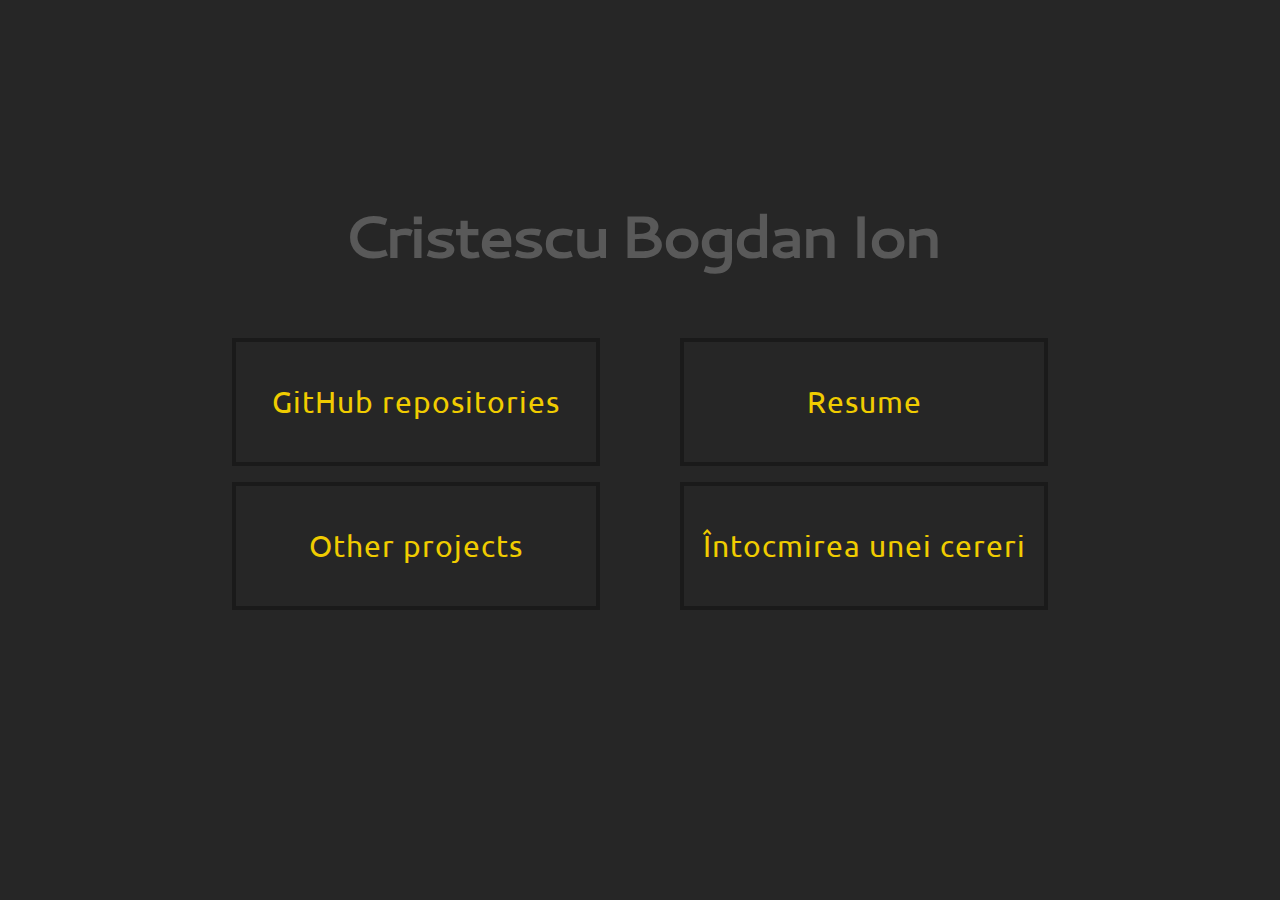
<file: index.html>
<!DOCTYPE html>

<html>
	<head>
		<meta charset="UTF-8">
		<link rel="stylesheet" href="index.css">
		<title>Cristescu Bogdan Ion</title>
	</head>
	
	<body>
		<div id="box">
			<div class="line">
			</div>
			<header class="line">
				Cristescu Bogdan Ion
			</header>
			<div class="line">
				<a href="http://github.com/DJakarta" class="cell">
					GitHub repositories
				</a>
				<a href="cv.html" class="cell">
					Resume
				</a>
			</div>
			<div class="line">
				<a href="http://github.com/DJakarta" class="cell">
					Other projects
				</a>
				<!-- <a href="discroma/index.html" class="cell">
					Ishihara
				</a> -->
				<a href="Materiale.zip" class="cell">
					Întocmirea unei cereri
				</a>
			</div>
			<div class="line">
			</div>
			<div class="line">
			</div>
		</div>
	</body>
</html>
</file>
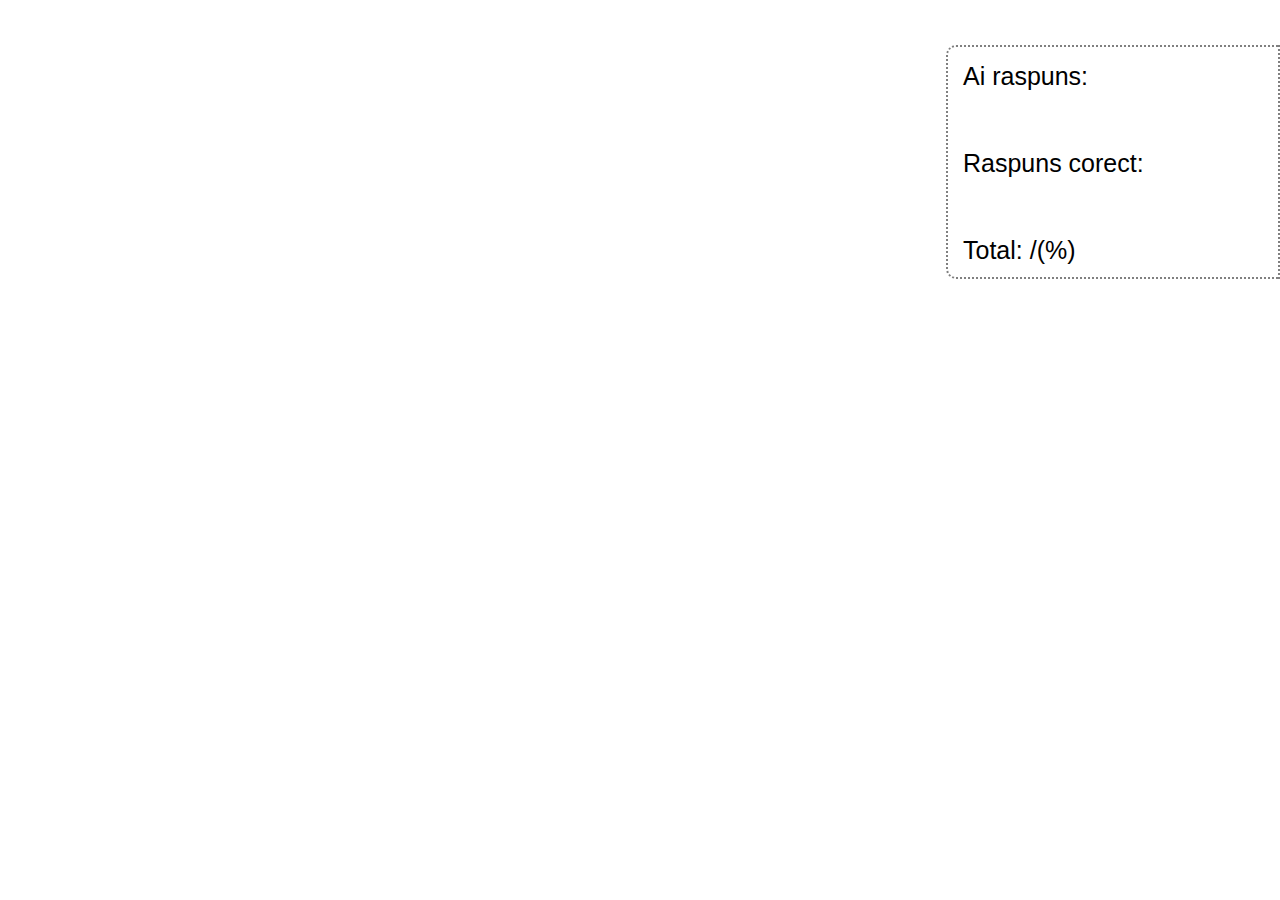
<file: discroma/index.html>
<!DOCTYPE HTML>

<html xmlns="http://www.w3.org/1999/xhtml">
	<head>
		<meta charset="UTF-8" />
		<title>Tests</title>
		<link rel="stylesheet" href="styles/index.css" />
		<script type="text/javascript" src="scripts/kLib.js"></script>
	</head>
	
	<body>
		<div id="main">
			<img src="imgs/test.jpg" id="image" />
			<br />
			<br />
			<br />
			<input type="button" value="Alta plansa" id="button" />
			<input type="text" value="" id="input" />
			<input type="button" value="Arata rezultat" id="show" />
		</div>
		<div id="answer">
			Ai raspuns:
			<br />
			<span id="userAnswer"></span>
			<br />
			<br />
			Raspuns corect:
			<br />
			<span id="rightAnswer"></span>
			<br />
			<br />
			Total:
			<span id="noGood"></span>/<span id="noTotal"></span>(<span id="noPercent"></span>%)
		</div>
		<script type="text/javascript" src="scripts/index.js"></script>
	</body>
</html>
</file>
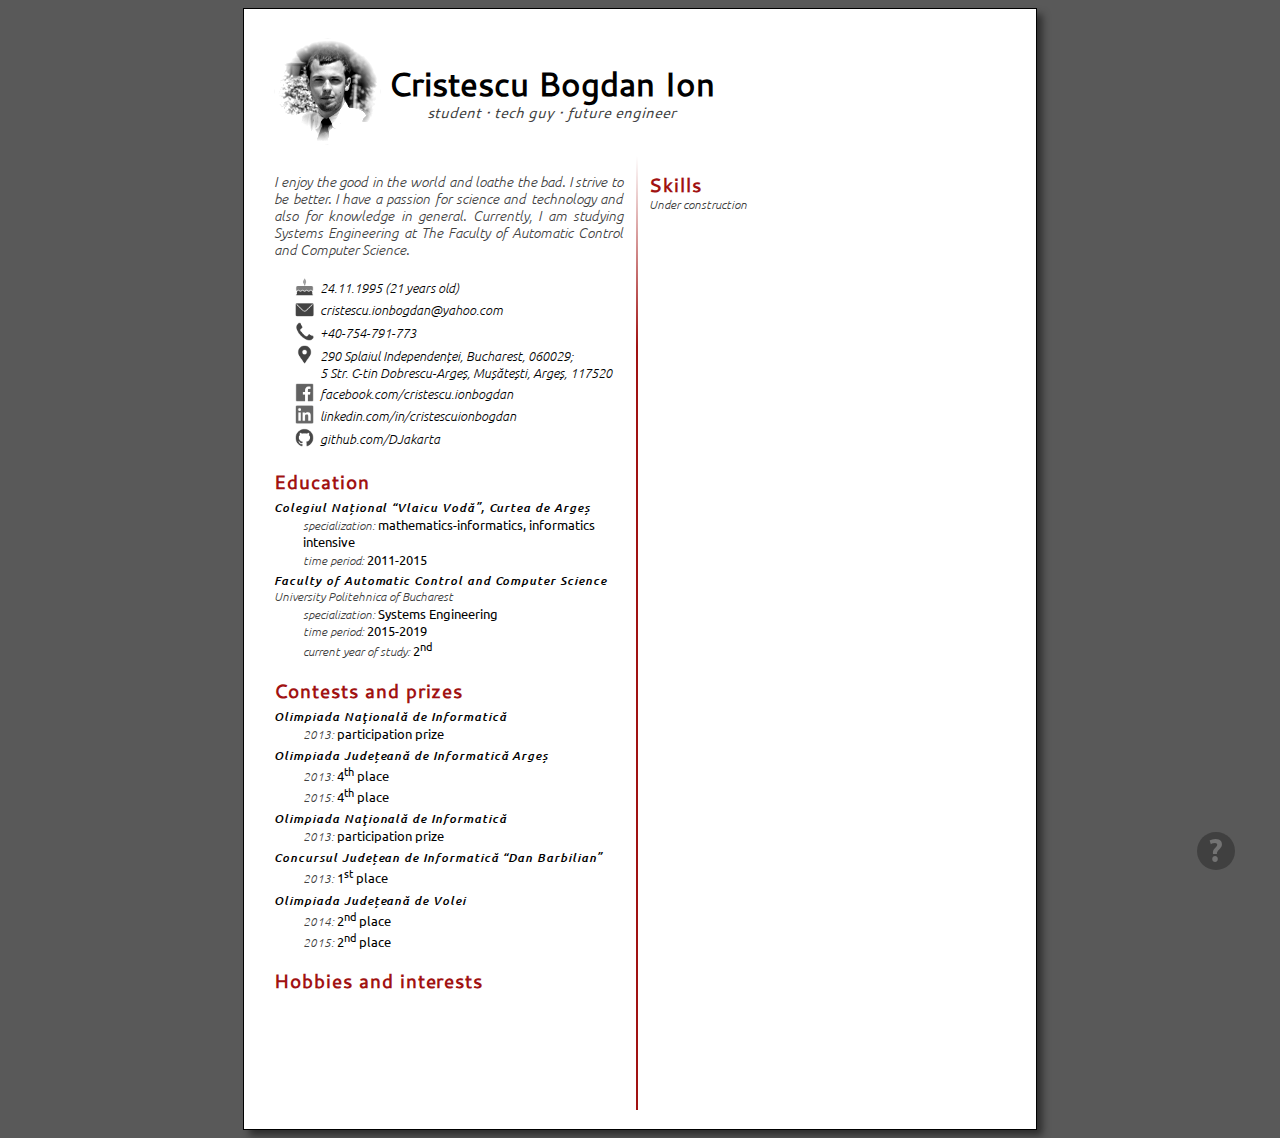
<file: cv.html>
﻿<!DOCTYPE html>

<html>
	<head>
		<meta charset="UTF-8">
		<link rel="stylesheet" href="cv.css">
		<title>Cristescu Bogdan Ion - CV</title>
	</head>
	
	<body>
		<main>
			<div id="pad">	
				<section>
					<header>
						<img id="image" />
						<div id="general">
							<h1>
								Cristescu Bogdan Ion
							</h1>
							<div id="description">
								student • tech guy • future engineer
							</div>
						</div>
					</header>
				</section>
				<section id="body">
					<section id="left-column">
						<div id="info" class="part">
							I enjoy the good in the world and loathe the bad. I strive to be better. I have a passion for science and technology and also for knowledge in general. Currently, I am studying Systems Engineering at The Faculty of Automatic Control and Computer Science.
						</div>
						<div id="links" class="part">
							<div class="contact contain">
								<div id="bdicon" class="icon">
								</div>
								<div class="lnk">
									24.11.1995 (21 years old)
								</div>
							</div>
							<div class="contact contain">
								<div id="emicon" class="icon">
								</div>
								<div class="lnk">
									cristescu.ionbogdan@yahoo.com
								</div>
							</div>
							<div class="contact contain">
								<div id="telicon" class="icon">
								</div>
								<div class="lnk">
									+40-754-791-773
								</div>
							</div>
							<div class="contact contain">
								<div id="adricon" class="icon">
								</div>
								<div class="lnk">
									290 Splaiul Independenței, Bucharest, 060029;<br />5 Str. C-tin Dobrescu-Argeș, Mușătești, Argeș, 117520
								</div>
							</div>
							<div class="contact">
								<a href="http://facebook.com/cristescu.ionbogdan" class="contain">								
									<div id="fbicon" class="icon">
									</div>
									<div class="lnk">
										facebook.com/cristescu.ionbogdan
									</div>
								</a>
							</div>
							<div class="contact">
								<a href="http://linkedin.com/in/cristescuionbogdan" class="contain">
									<div id="liicon" class="icon">
									</div>
									<div class="lnk">
										linkedin.com/in/cristescuionbogdan
									</div>
								</a>
							</div>
							<div class="contact">
								<a href="http://github.com/DJakarta" class="contain">
									<div id="giticon" class="icon">
									</div>
									<div class="lnk">
										github.com/DJakarta
									</div>
								</a>
							</div>
						</div>
						<div class="part">
							<h2>
								Education
							</h2>
							<h3>
								Colegiul Național “Vlaicu Vodă”, Curtea de Argeș
							</h3>
							<div class="sub">
								<span class="field">specialization:</span> mathematics-informatics, informatics intensive
							</div>
							<div class="sub">
								<span class="field">time period:</span> 2011-2015
							</div>
							<h3>
								Faculty of Automatic Control and Computer Science
							</h3>
							<div class="subtitle">
								<span class="field">University Politehnica of Bucharest</span>
							</div>
							<div class="sub">
								<span class="field">specialization:</span> Systems Engineering
							</div>
							<div class="sub">
								<span class="field">time period:</span> 2015-2019
							</div>
							<div class="sub">
								<span class="field">current year of study:</span> 2<sup>nd</sup>
							</div>
						</div>
						<div class="part">
							<h2>
								Contests and prizes
							</h2>
							<h3>
								Olimpiada Naţională de Informatică
							</h3>
							<div class="sub">
								<span class="field">2013:</span> participation prize
							</div>
							<h3>
								Olimpiada Județeană de Informatică Argeș
							</h3>
							<div class="sub">
								<span class="field">2013:</span> 4<sup>th</sup> place
							</div>
							<div class="sub">
								<span class="field">2015:</span> 4<sup>th</sup> place
							</div>
							<h3>
								Olimpiada Naţională de Informatică
							</h3>
							<div class="sub">
								<span class="field">2013:</span> participation prize
							</div>
							<h3>
								Concursul Județean de Informatică “Dan Barbilian”
							</h3>
							<div class="sub">
								<span class="field">2013:</span> 1<sup>st</sup> place
							</div>
							<h3>
								Olimpiada Județeană de Volei
							</h3>
							<div class="sub">
								<span class="field">2014:</span> 2<sup>nd</sup> place
							</div>
							<div class="sub">
								<span class="field">2015:</span> 2<sup>nd</sup> place
							</div>
						</div>
						<div class="part">
							<h2>
								Hobbies and interests
							</h2>
						</div>
					</section>
					<div id="rule">
					</div>
					<section id="right-column">
						<div class="part">
							<h2>
								Skills
							</h2>
							<div class="subtitle">
								<span class="field">Under construction</span>
							</div>
						</div>
					</section>
				</section>
			</div>
		</main>
		<div id="fixed">
			?
			<div id="help">
				This is a tech demo. The page is built entirely in CSS3 and HTML5, with no scripts or modified images.<br /><br />
				Despite my best efforts, there is no guarantee that the layout is correct on every system in every browser. If the page does not display properly, you can always take a look at the
				<a href="pdf" id="pdf">printable PDF version.</a>
				<div id="triangle">
				</div>
			</div>
			<div id="backplate">
			</div>
		</div>
	</body>
</html>
</file>
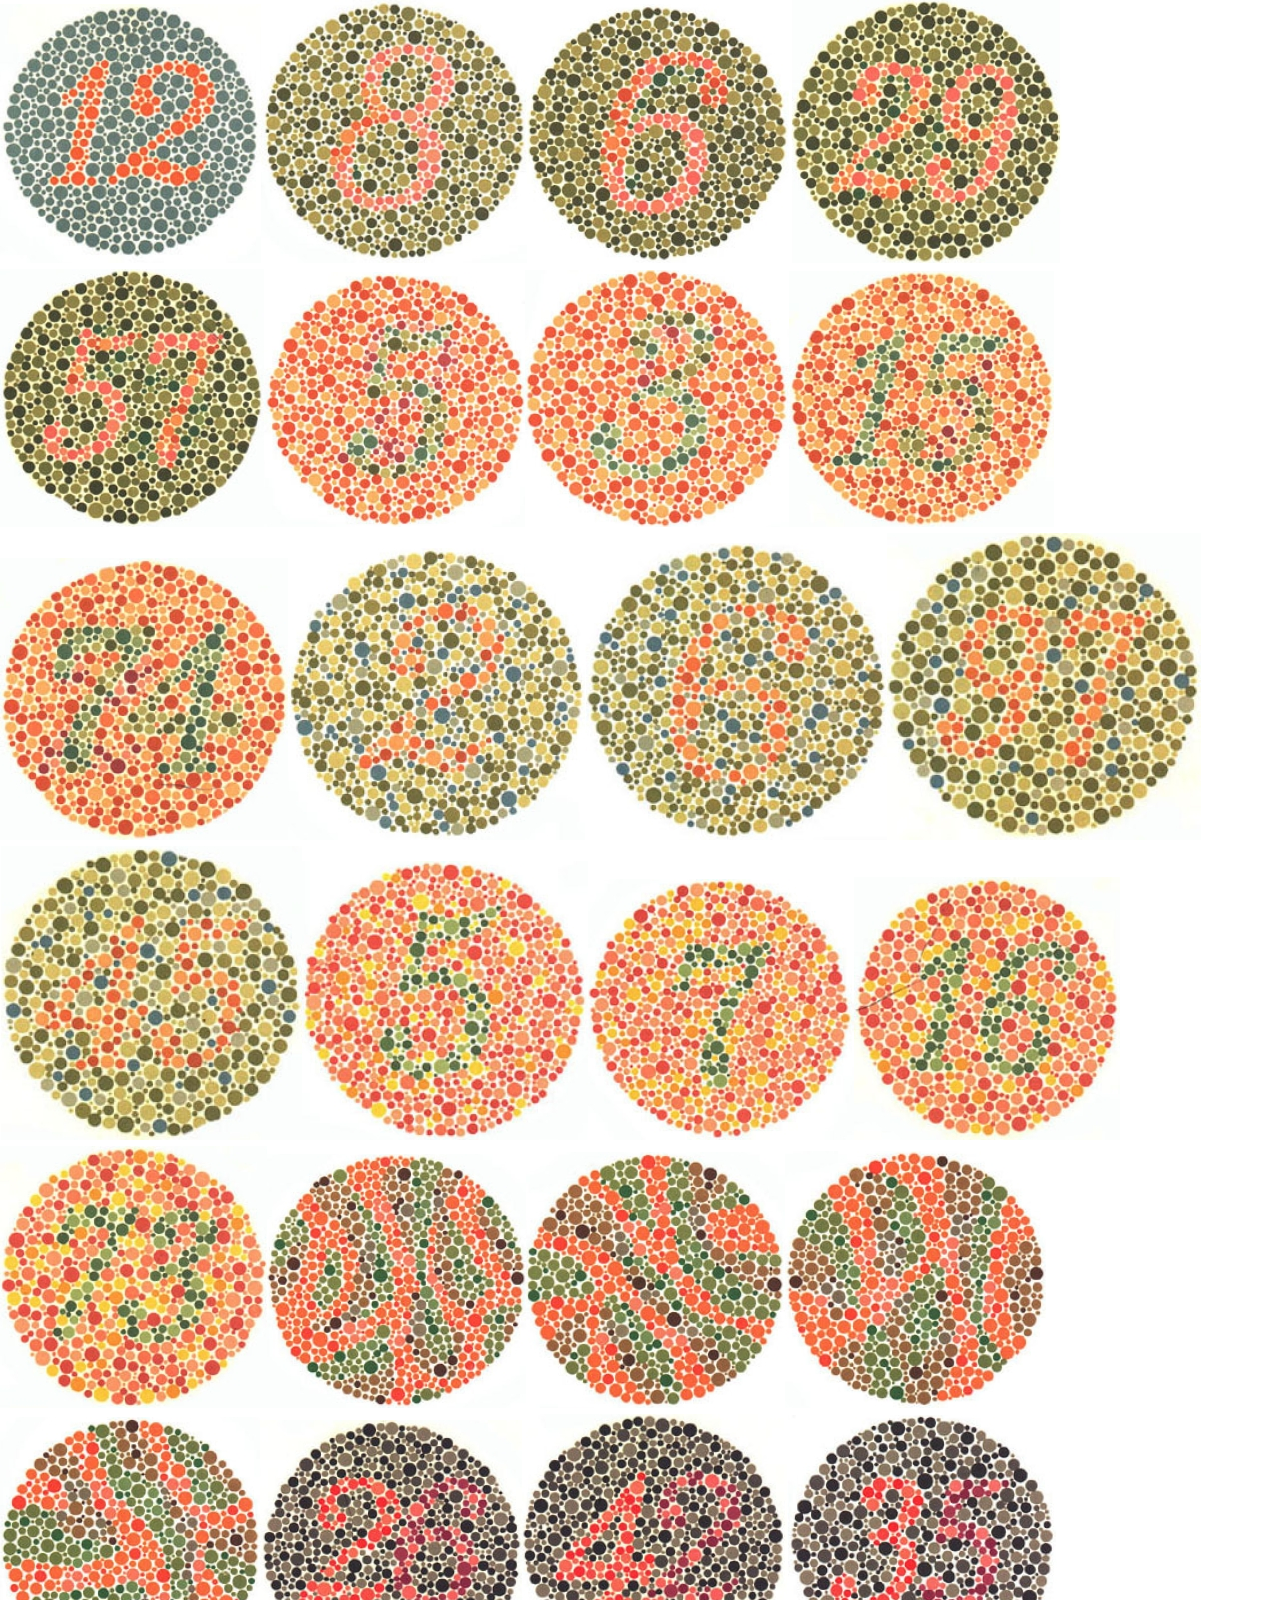
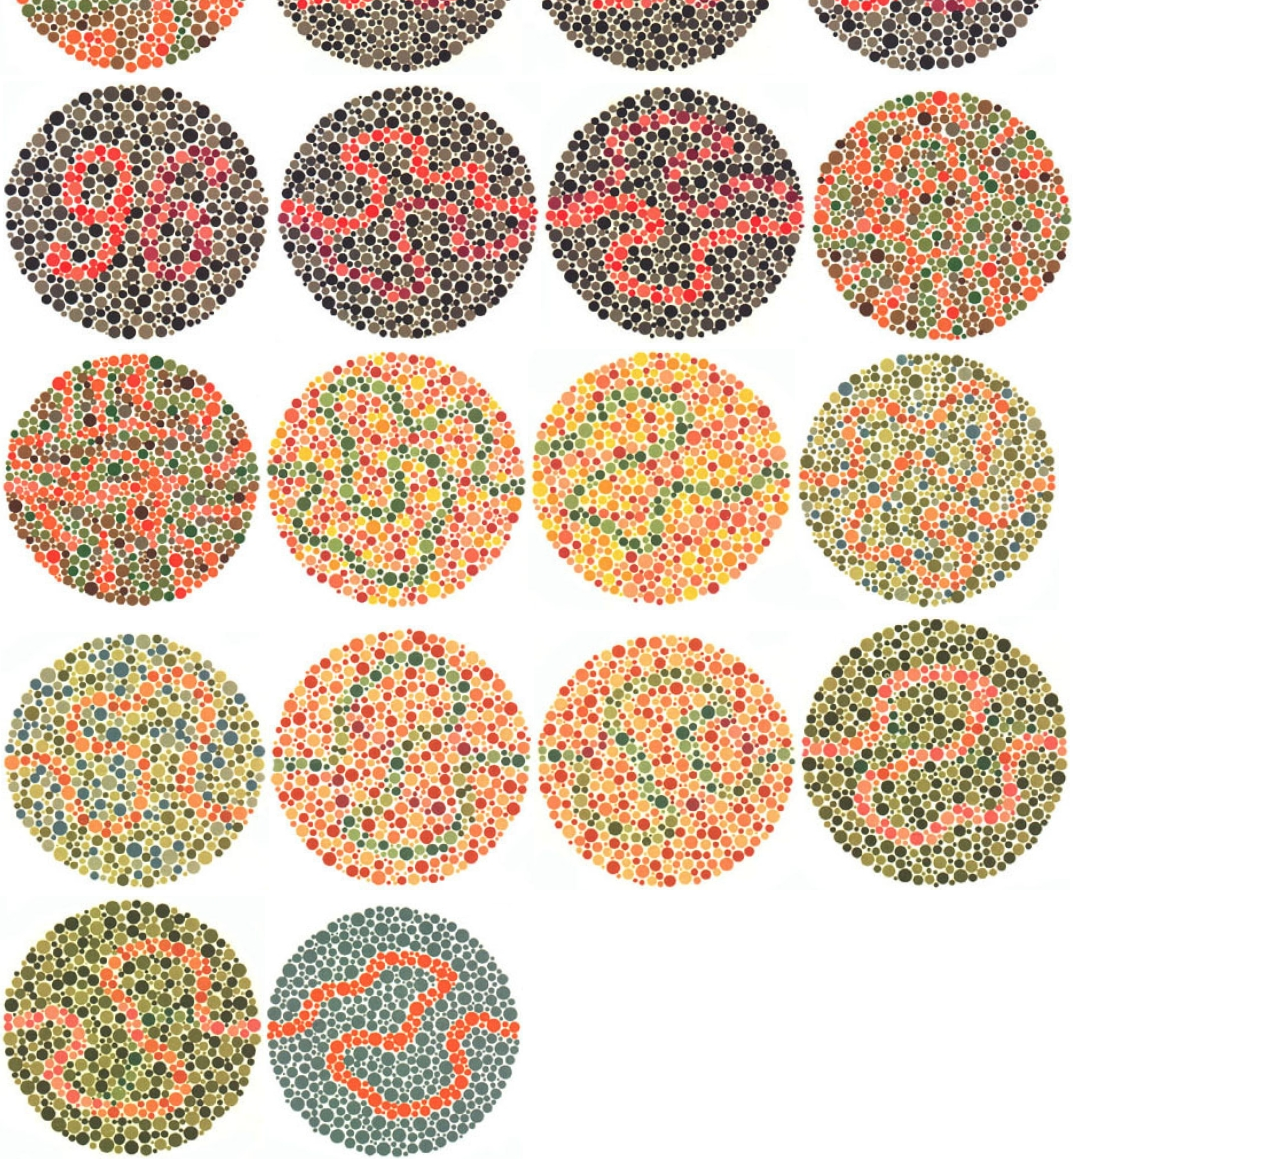
<file: discroma/index2.html>
<!DOCTYPE HTML>

<html xmlns="http://www.w3.org/1999/xhtml">
	<head>
		<meta charset="UTF-8" />
		<title>Tests</title>
		<link rel="stylesheet" href="styles/index2.css" />
		<script type="text/javascript" src="scripts/kLib.js"></script>
	</head>
	
	<body>
		<script type="text/javascript" src="scripts/index2.js"></script>
	</body>
</html>
</file>
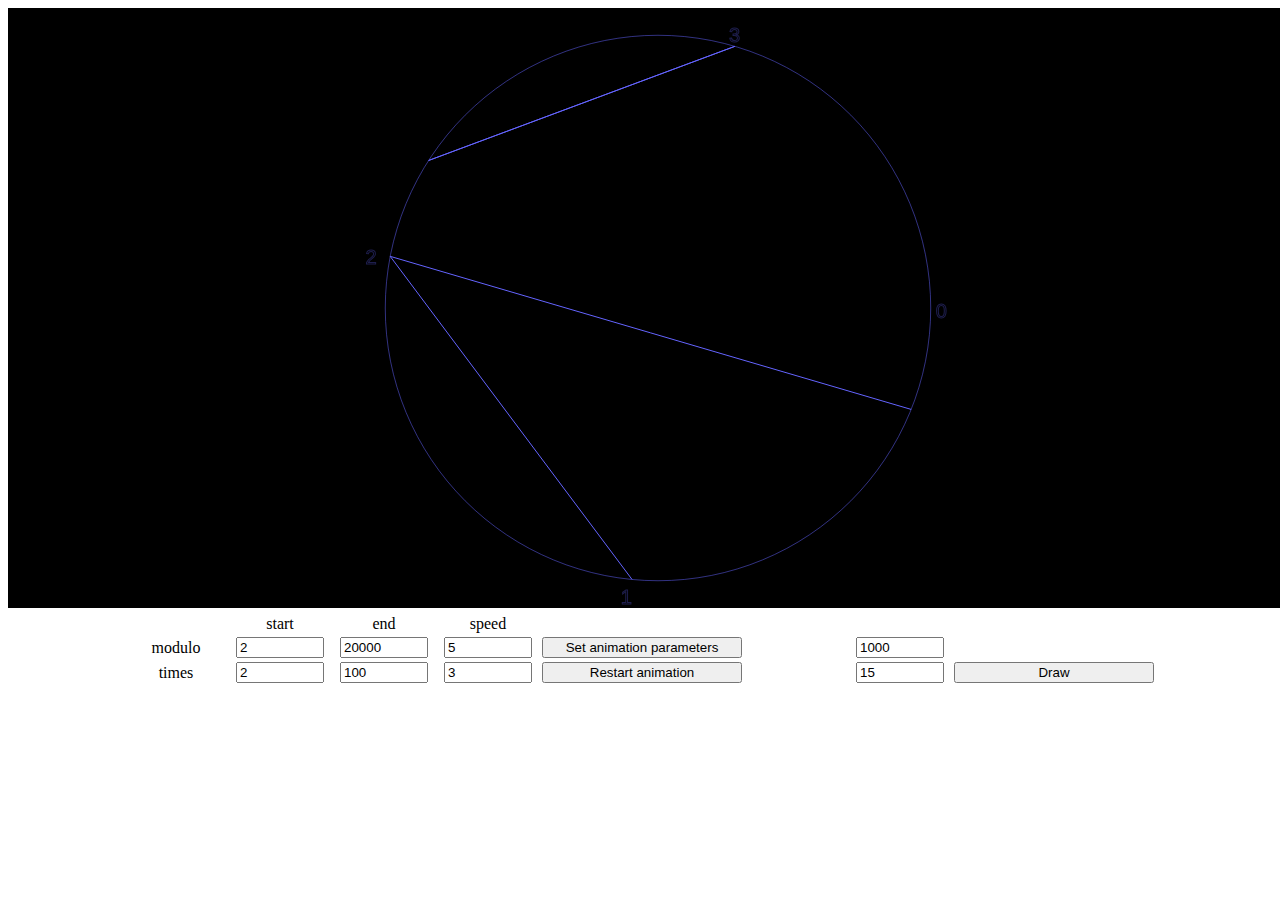
<file: tt/main.html>
<!DOCTYPE html>
<html>
	<head>
		<title>Times table</title>
		<link rel="stylesheet" type="text/css" href="main.css">
	</head>

	<body>
		<canvas id="canvas" height="600" width="1300"></canvas>
		<table>
			<tr>
				<td>
				</td>
				<td>
					start
				</td>
				<td>
					end
				</td>
				<td>
					speed
				</td>
			</tr>
			<tr>
				<td>
					modulo
				</td>
				<td>
					<input type="number" value="2" id="modStart" />
				</td>
				<td>
					<input type="number" value="20000" id="modEnd" />
				</td>
				<td>
					<input type="number" value="5" id="modSpeed" />
				</td>
				<td>
					<input type="button" value="Set animation parameters" onclick="getAnimationParameters()" />
				</td>
				<td>
				
				</td>
				<td>
					<input type="number" value="1000" id="modulo" />
				</td>
			</tr>
			<tr>
				<td>
					times
				</td>
				<td>
					<input type="number" value="2" id="timesStart" />
				</td>
				<td>
					<input type="number" value="100" id="timesEnd" />
				</td>
				<td>
					<input type="number" value="3" id="timesSpeed" />
				</td>
				<td>
					<input type="button" value="Restart animation" onclick="restartAnimation()" />
				</td>
				<td>
				
				</td>
				<td>
					<input type="number" value="15" id="times" />
				</td>
				<td>
					<input type="button" value="Draw" onclick="getAndDraw()" />
				</td>
			</tr>
		</table>
		<script type="text/javascript" src="main.js"></script>
	</body>
</html>
</file>
<file: index.css>
@font-face {
	font-family: CantarellRegular;
	src: url(Cantarell-Regular.ttf);
}
@font-face {
	font-family: CantarellBold;
	src: url(Cantarell-Bold.ttf);
}
@font-face {
	font-family: UbuntuRegular;
	src: url(Ubuntu-Regular.ttf);
}
@font-face {
	font-family: UbuntuBold;
	src: url(Ubuntu-B-hinting.ttf);
}

html, body {
	width: 100%;
	height: 100%;
	min-height: 600px;
	margin: 0px;
	padding: 0px;
	
	background-color: hsl(0, 0%, 15%);
	-webkit-user-select: none;
	-moz-user-select: none;
	-ms-user-select: none;
	user-select: none;
}

#box {
	width: 100%;
	height: 100%;
	display: flex;
	
	justify-content: space-around;
	align-items: center;
	
	flex-direction: column;
	
	color: hsl(51, 100%, 47%);
}

.line {
	min-width: 768px;
	width: 70%;
	max-width: 1366px;
	height: 120px;
	min-height: 110px;
	
	display: flex;
	justify-content: space-around;
}

.cell {
	width: 360px;
	height: 100%;
	margin: 0px;
	
	text-align: center;
	line-height: 120px;
	
	font-size: 30px;
	letter-spacing: 1px;
	font-family: UbuntuRegular;
	
	border: 4px solid hsl(0, 0%, 10%);
	
	cursor: pointer;
}

.cell:hover {
	background-color: hsl(0, 0%, 10%);
}

header.line {
	height: 160px;
	text-align: center;
	line-height: 160px;
	
	font-size: 60px;
	font-family: CantarellBold;
	letter-spacing: -4px;
	
	color: hsl(0, 0%, 35%);
	cursor: default;
}

:active, :visited, :link, :hover {
	color: inherit;
	text-decoration: none;
}
</file>
<file: discroma/styles/index.css>
* {
font-family: Arial;
font-size: 25px;
}

body, html {
width: 100%;
height: 100%;
margin: 0px;
padding: 0px;
}

body {
display: table;
}

#main {
text-align: center;
display: table-cell;
vertical-align: middle;
}

#button {
width: 300px;
}

#input, #show {
display: none;
}

#answer {
position: absolute;
top: 5%;
right: 0px;
padding: 15px;
border: 2px dotted grey;
width: 300px;
height: 200px;
border-top-left-radius: 10px;
border-bottom-left-radius: 10px;
}

#answer:hover {
background-color: #cccccc;
border: 2px solid #cccccc;
}

.right {
background-color: #aaffaa;
}

.wrong {
background-color: #ffaaaa;
}
</file>
<file: cv.css>
﻿/* to do:
- font embedding
- field span padding left with icons
*/

@font-face {
	font-family: CantarellRegular;
	src: url(Cantarell-Regular.ttf);
}
@font-face {
	font-family: CantarellBold;
	src: url(Cantarell-Bold.ttf);
}
@font-face {
	font-family: CantarellOblique;
	src: url(Cantarell-Oblique.ttf);
}
@font-face {
	font-family: UbuntuRegular;
	src: url(Ubuntu-Regular.ttf);
}
@font-face {
	font-family: UbuntuBold;
	src: url(Ubuntu-B-hinting.ttf);
}
@font-face {
	font-family: UbuntuLight;
	src: url(Ubuntu-L-hinting.ttf);
}
@font-face {
	font-family: UbuntuItalic;
	src: url(Ubuntu-Italic.ttf);
}
@font-face {
	font-family: UbuntuLightItalic;
	src: url(Ubuntu-LightItalic.ttf);
}
@font-face {
	font-family: UbuntuMediumItalic;
	src: url(Ubuntu-MI-hinting.ttf);
}

* {
	margin: 0px;
	padding: 0px;
	box-sizing: border-box;
}

body {
	padding: 2mm;
	min-width: 240mm;
	min-height: 300mm;
	width: auto;
	height: auto;
	background-color: hsl(0, 0%, 35%);
}

#fixed {
	display: block;
	width: 10mm;
	height: 10mm;
	position: fixed;
	bottom: 8mm;
	right: 12mm;
	
	font-family: UbuntuBold;
	font-size: 8mm;
	
	text-align: center;
	line-height: 10mm;
	color: hsl(0, 0%, 45%);
	
	background-color: hsl(0, 0%, 25%);
	border-radius: 50%;
	cursor: default;
	
	-webkit-user-select: none;
	-moz-user-select: none;
	-ms-user-select: none;
	user-select: none;
}

#fixed:hover {
	color: hsl(0, 0%, 65%);
	
	background-color: hsl(0, 0%, 15%);
}

#help {
	visibility: hidden;
	display: block;
	width: 60mm;
	height: auto;
	min-height: 17mm;
	position: fixed;
	bottom: 5mm;
	right: 15mm;
	margin-right: 10mm;
	padding: 3mm;
	padding-bottom: 3mm;
	padding-top: 2mm;
	
	font-family: UbuntuLight;
	font-size: 3.5mm;
	
	text-align: justify;
	line-height: 120%;
	
	background-color: hsl(0, 0%, 15%);
	border-radius: 3mm;
}

#backplate {
	position: fixed;
	bottom: 5mm;
	right: 10mm;
	width: 17mm;
	height: 40mm;
	visibility: hidden;
	
	background: transparent;
}

#fixed:hover #backplate {
	visibility: visible;
}

#pdf {
	display: block;
	padding: 0mm;
	padding-top: 1.2mm;
	font-size: 4.5mm;
	font-family: UbuntuRegular;
	
	text-align: center;
	line-height: 100%;
	color: hsl(0, 0%, 80%);
}

#triangle {
	display: block;
	position: fixed;
	bottom: 10mm;
	right: 19mm;
	
	border-top: 3mm solid hsla(0, 0%, 15%, 0.01);
	border-bottom: 3mm solid hsla(0, 0%, 15%, 0.01);
	border-left: 2mm solid hsl(0, 0%, 15%);
	border-right: 4mm solid hsla(0, 0%, 15%, 0.01);
}

#fixed:hover #help {
	visibility: visible;
}

main {
	width: 210mm;
	height: 297mm;
	margin: auto;
	padding: 5mm;
	
	border-style: solid;
	border-width: 0.3mm;
	border-color: rgb(0, 0, 0);
	
	box-shadow: 1.5mm 1.5mm 2mm 0mm rgba(0, 0, 0, 0.5);
	
	background-color: hsl(0, 0%, 100%);
	
	font-family: UbuntuRegular;
}

#pad {
	height: 100%;
	display: flex;
	flex-direction: column;
	fl
	box-sizing: content-box;
}

#pad > * {
	padding: 2mm;
	padding-top: 0mm;
	padding-bottom: 0mm;
}

h1 {
	font-size: 8.6mm;
	font-family: CantarellRegular;
	letter-spacing: 0mm;
}

header:hover h1 {
	color: hsla(0, 80%, 35%, 1);
}

_:-moz-tree-row(hover), h1 {
    letter-spacing: -0.5mm;
}

#image {
	width: 30mm;
	height: 30mm;
	
	display: inline-block;
	vertical-align: middle;
	margin: 2mm;
	margin-left: 0mm;
	
	background-image: radial-gradient(hsla(0, 0%, 100%, 0) 40%, white 72%), url('cv.jpg');
	background-size: 30mm 30mm, 30mm 30mm;
	background-position: 0mm 0mm, 0.5mm 0.5mm;
	background-clip: border-box;
	background-origin: border-box;
	
	border-radius: 50%;
	border: 1mm solid white;
	
	filter: grayscale(100%) contrast(150%) brightness(110%);
	
	cursor: pointer;
}

header:hover #image {
	background-image: url('cv.jpg');
	background-size: 30mm 30mm;
	background-position: 0.5mm 0.5mm;
	filter: grayscale(30%) contrast(130%) brightness(120%);
}

#general {
	width: auto;
	display: inline-block;
	vertical-align: middle;
	margin-left: -2mm;
	text-align: center;
}

#description {
	margin-top: -1.5mm;
	font-family: CantarellOblique;
	font-size: 4mm;
	color: hsla(0, 0%, 25%, 1);
}

#body {
	flex-grow: 1;
	display: flex;
}

#left-column {
	width: 49.5%;
	display: inline-block;
	vertical-align: top;
}

#right-column {
	width: 40%;
	padding-left: 3mm;
	display: inline-block;
	vertical-align: top;
}

#rule {
	width: 0.4mm;
	box-sizing: content-box;
	
	padding: 0mm;
	
	align-items: stretch;
	
	display: inline-block;
	vertical-align: middle;
	background: linear-gradient(hsla(0, 0%, 100%, 0) 0%, hsla(0, 80%, 35%, 1) 20%);
	
	-webkit-user-select: none;
	-moz-user-select: none;
	-ms-user-select: none;
	user-select: none;
}

section {
	box-sizing: border-box;
	padding: 1mm;
	padding-right: 2mm;
}

.part {
	padding: 1.5mm;
	padding-top: 3.5mm;
	padding-left: 0mm;
}

.part * {
	padding: 1.5mm;
	padding-left: 0mm;
	padding-right: 0mm;
	line-height: 130%;
}

#info {
	font-family: UbuntuLightItalic;
	font-size: 3.7mm;
	
	text-align: justify;
	
	color: hsla(0, 0%, 25%, 1);
}

.contact {
	font-family: UbuntuLightItalic;
	font-size: 3.5mm;
	padding: 0.5mm;
	
	color: hsla(0, 0%, 0%, 1);
}

.contain {
	display: flex;
}

.icon {
	width: 5mm;
	height: 5mm;
	position: relative;
	top: -0.5mm;
	margin: 0mm;
	margin-left: 5mm;
	margin-right: 1.5mm;
	padding: 0mm;
	display: inline-block;
	
	background-size: 5mm 5mm;
	background-repeat: no-repeat;
	
	filter: grayscale(100%);
}

.lnk {
	display: inline-block;
	margin: 0mm;
	padding: 0mm;
	width: auto;
}

#bdicon {
	background-image: url('icons-07.png');
}

#emicon {
	background-image: url('icons-06.png');
}

#telicon {
	background-image: url('icons-05.png');
}

#adricon {
	background-image: url('icons-04.png');
}

#fbicon {
	background-image: url('icons-01.png');
}

#liicon {
	background-image: url('icons-02.png');
}

#giticon {
	background-image: url('icons-03.png');
}

.contact a {
	margin: 0mm;
	padding: 0mm;
	text-decoration: none;
	color: inherit;
}

.contact a:hover {
	color: hsla(0, 80%, 50%, 1);
	font-weight: bold;
}

.contain:hover .icon {
	filter: none;
}

_:-moz-tree-row(hover), .contact a:hover {
    letter-spacing: -0.28mm;
}

.part h2 {
	padding-top: 0mm;
	padding-bottom: 0mm;
	font-size: 5mm;
	font-family: CantarellRegular;
	letter-spacing: 0.25mm;
	
	color: hsla(0, 80%, 35%, 1);
}

.part:hover h2 {
	color: hsla(0, 80%, 50%, 1);
}

.part h3 {
	font-size: 3.3mm;
	font-family: UbuntuMediumItalic;
	font-weight: normal;
	letter-spacing: 0.25mm;
	padding-bottom: 0mm;
}

.part:hover h3 {
	color: hsla(0, 80%, 50%, 1);
}

.part span, .part sup {
	padding: 0mm;
}

.sub {
	padding: 0mm;
	padding-left: 7.7mm;
	
	font-family: UbuntuRegular;
	font-size: 3.5mm;
}

.field {
	font-family: UbuntuLightItalic;
	font-size: 3.3mm;
	color: hsl(0, 0%, 25%);
}

.subtitle {
	margin-top: -1.5mm;
	padding: 0mm;
}

::selection {
	background-color: hsla(0, 80%, 30%, 1);
	color: hsl(0, 0%, 100%);
}

@media print {
@page {
	size: A4;
	margin: 0mm;
}
#fixed {
	display: none;
}

html, body {
	width: 210mm;
	height: 297mm;
	background-color: rgb(255, 255, 255);
}

main {
	width: 210mm;
	height: 297mm;
}
}
</file>
<file: discroma/styles/index2.css>
* {
font-family: Arial;
font-size: 25px;
}

body, html {
width: 100%;
height: 100%;
margin: 0px;
padding: 0px;
}
</file>
<file: tt/main.css>
body {
text-align: center;
}

#canvas {
background-color: rgba(0, 0, 0, 1);
}

td {
width: 100px;
text-align: center;
}

input {
width: 80px;
}

input[type="button"] {
width: 200px;
}

table {
display: inline-table;
}
</file>
